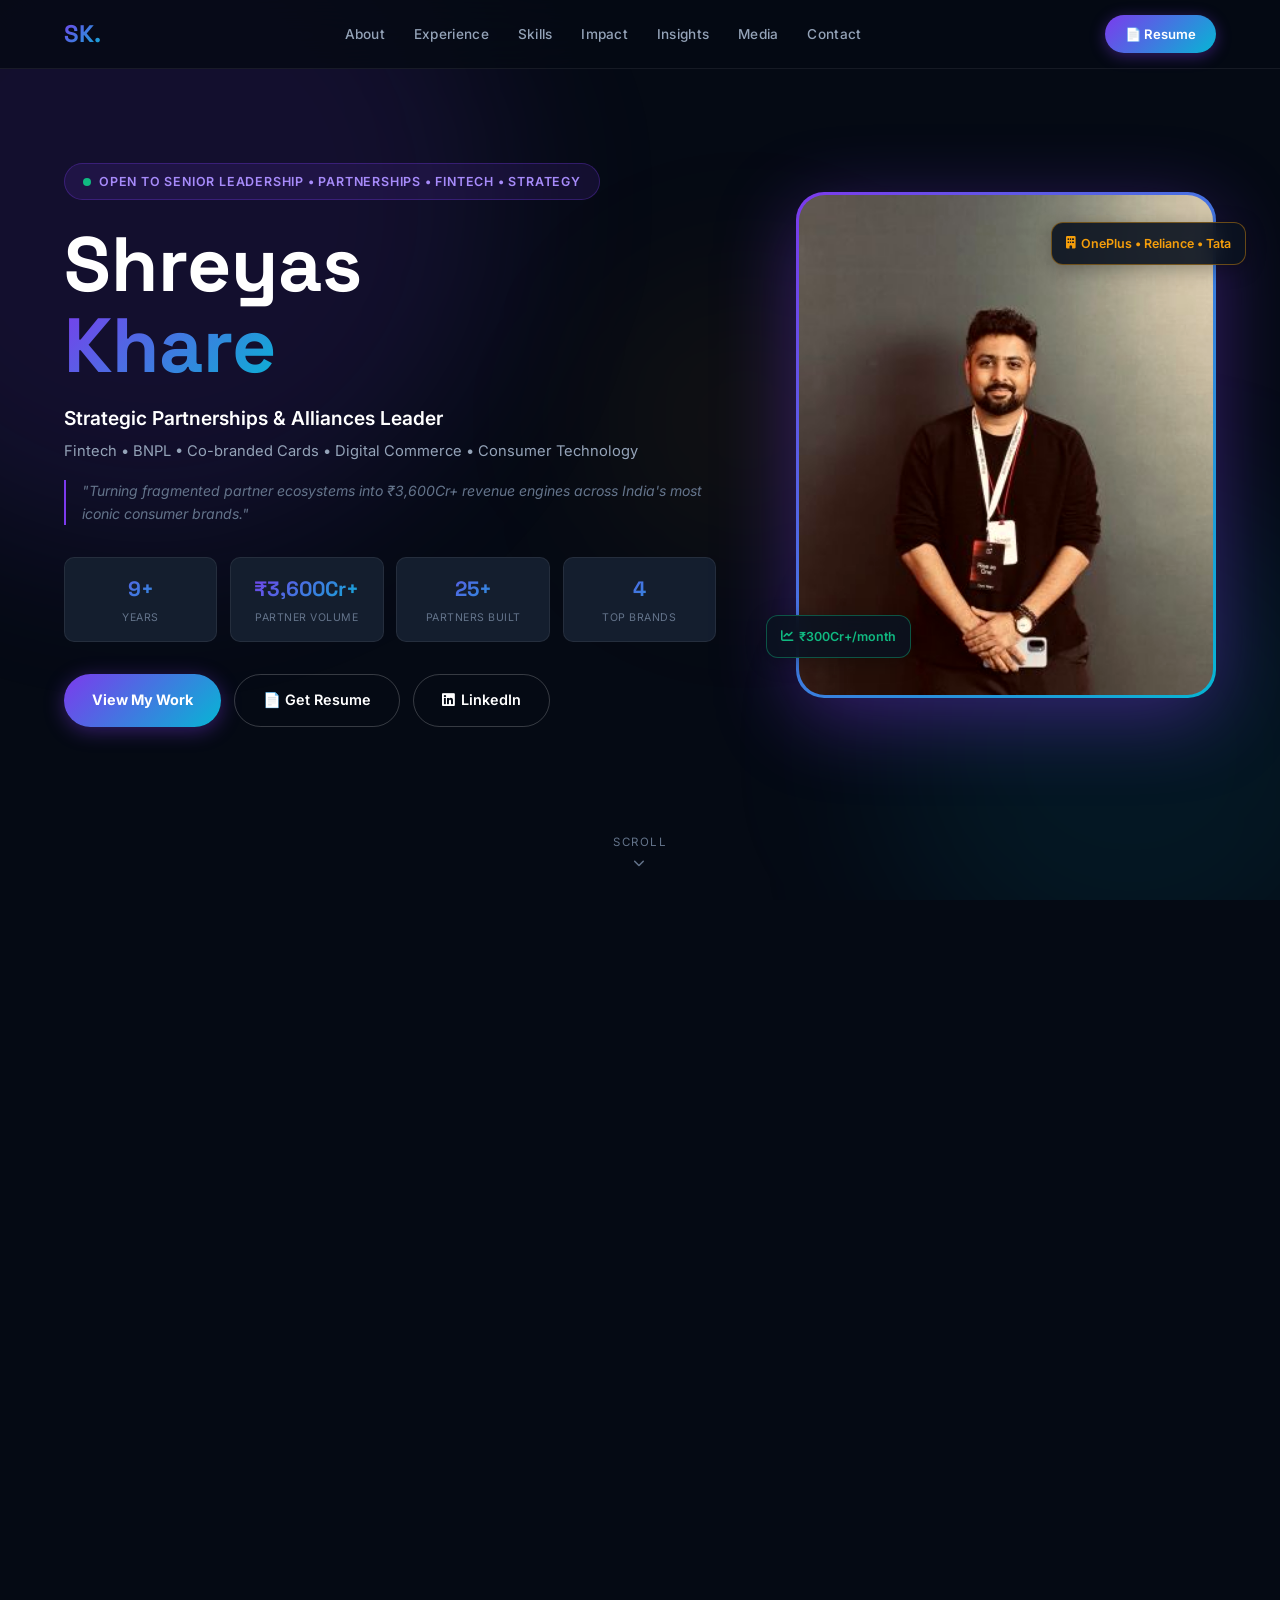
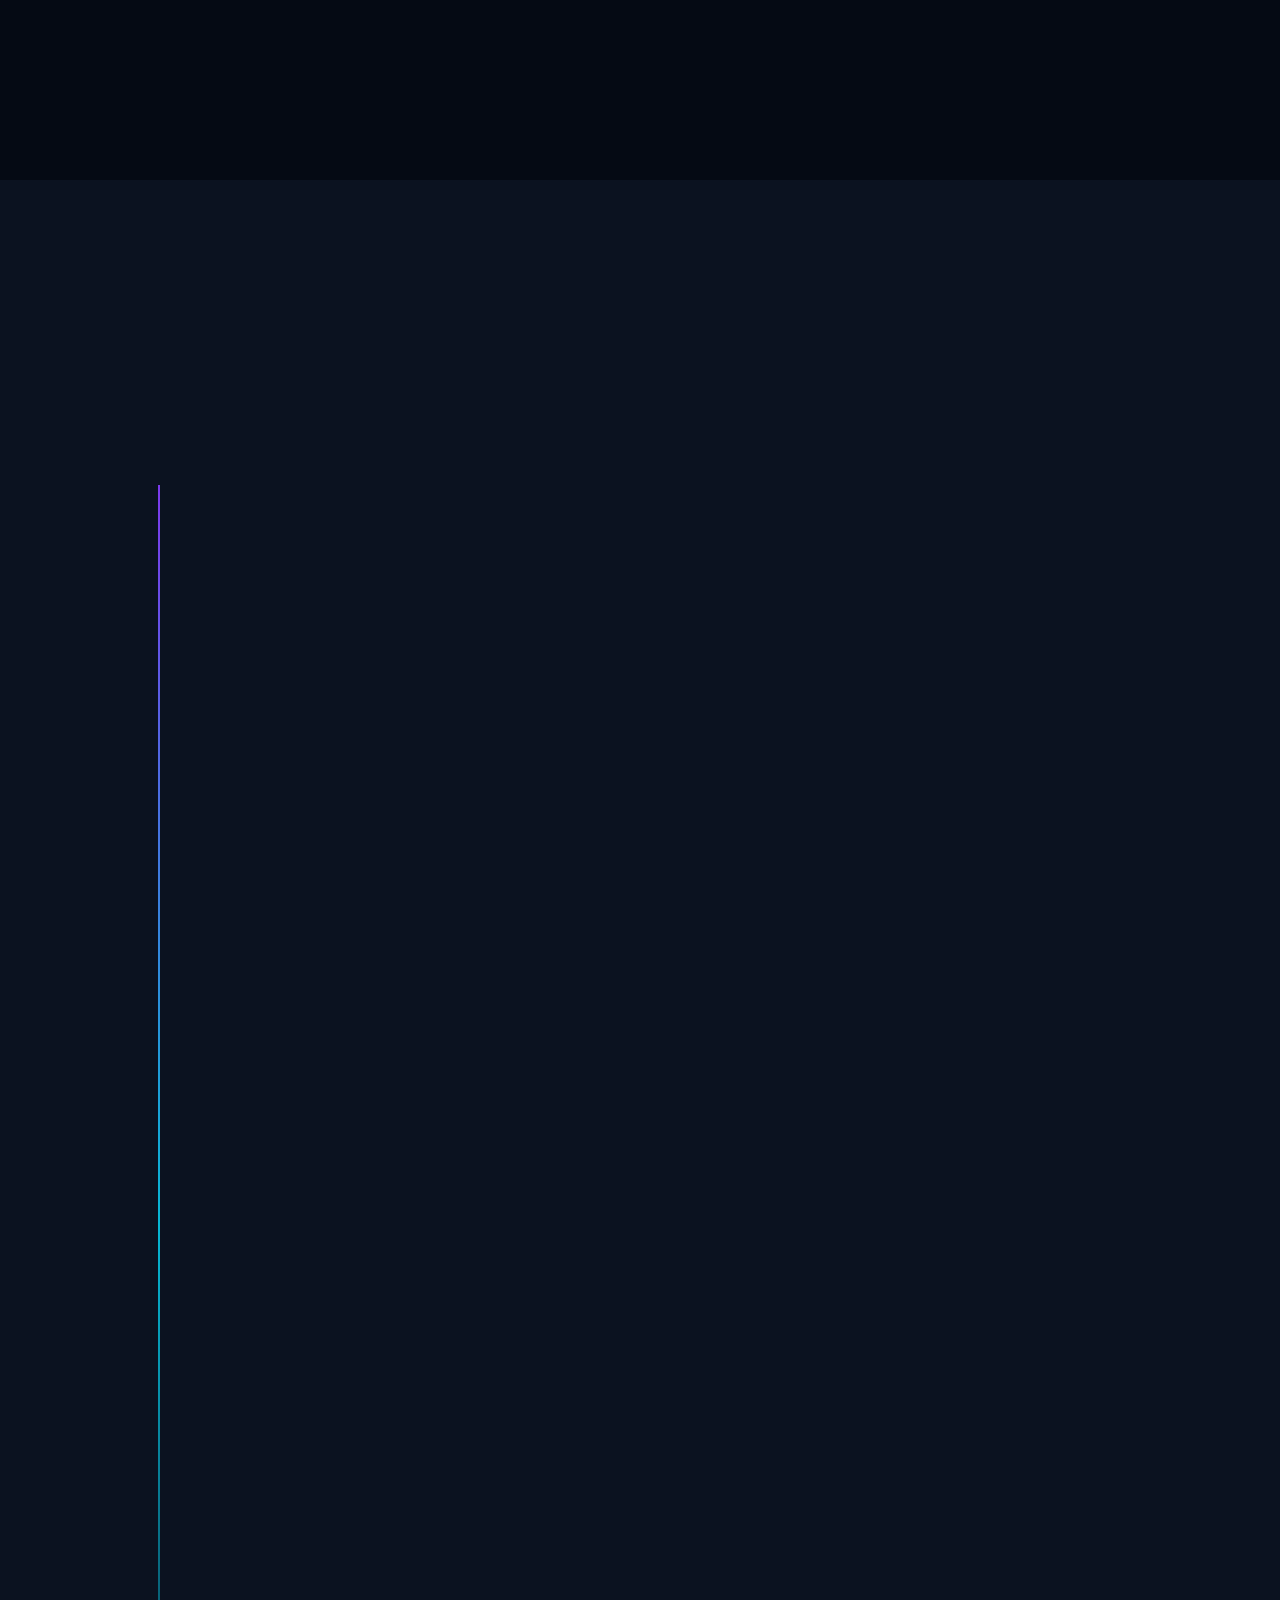
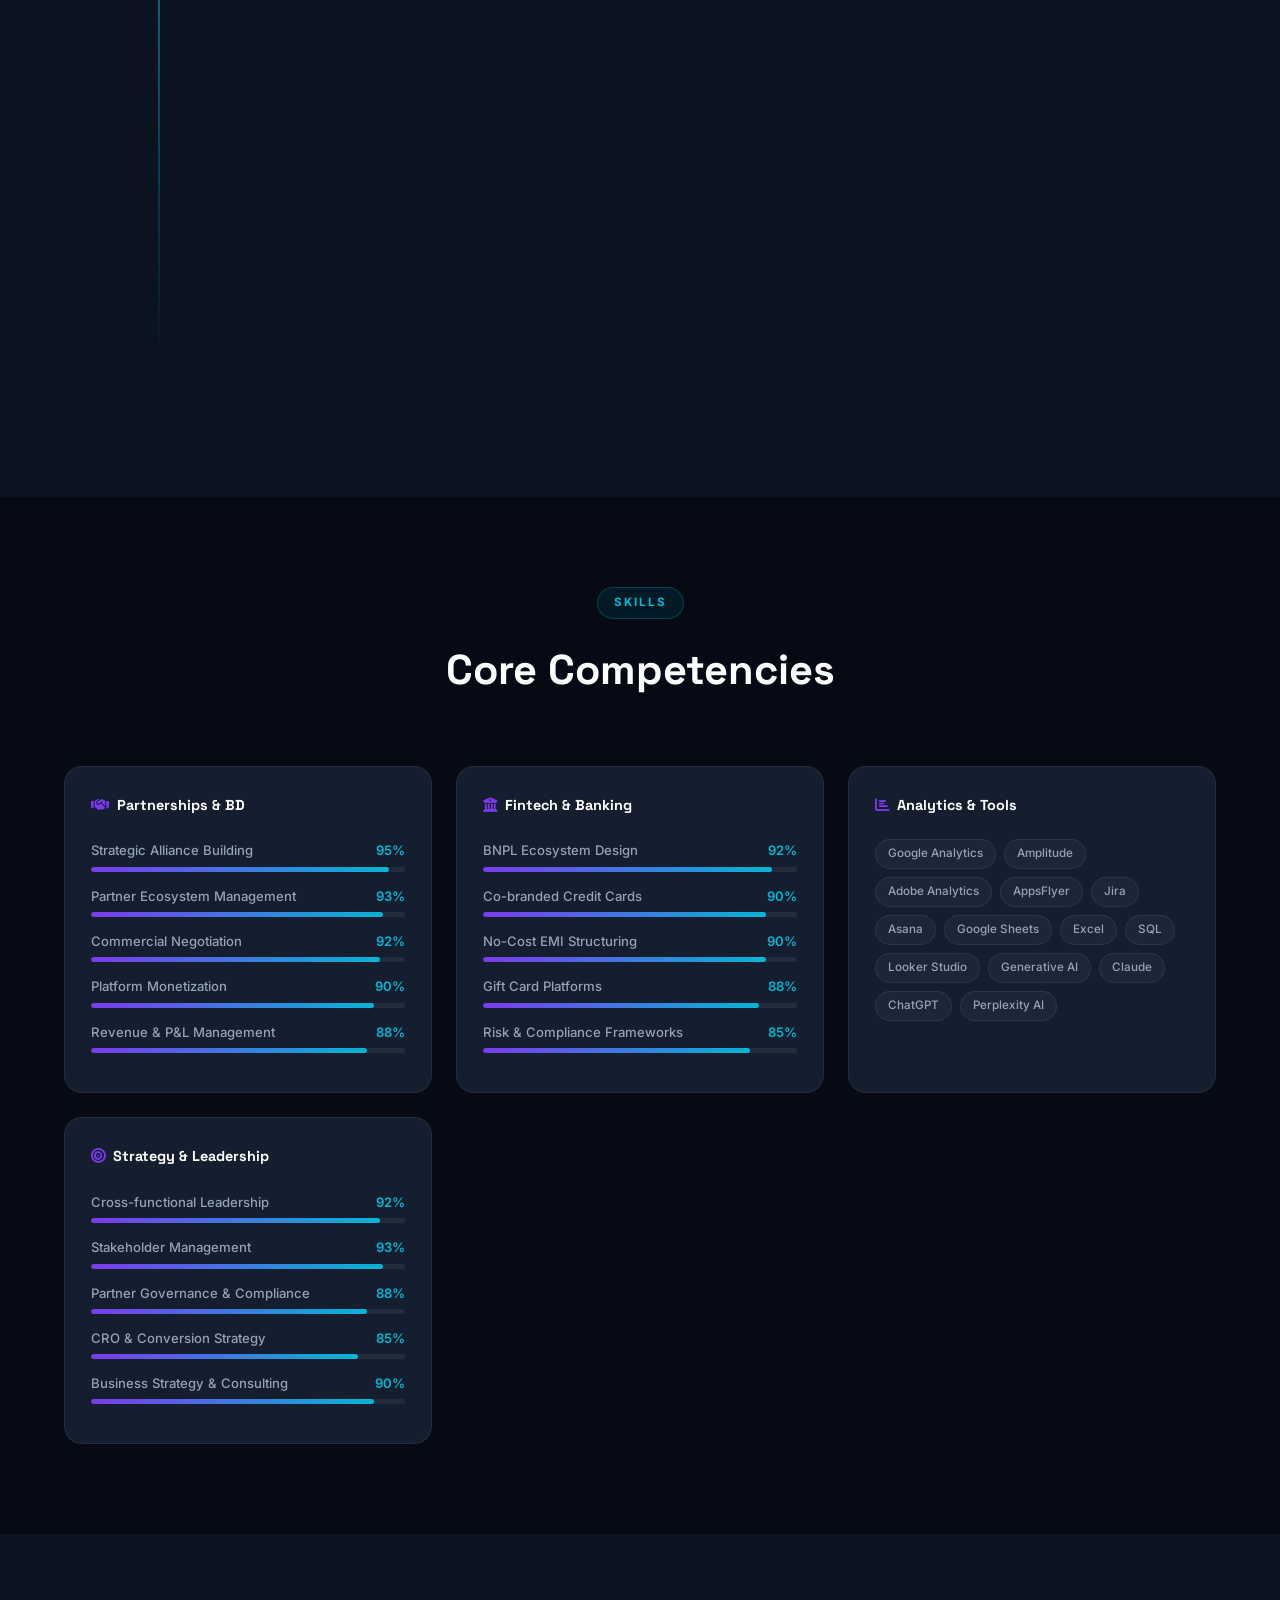
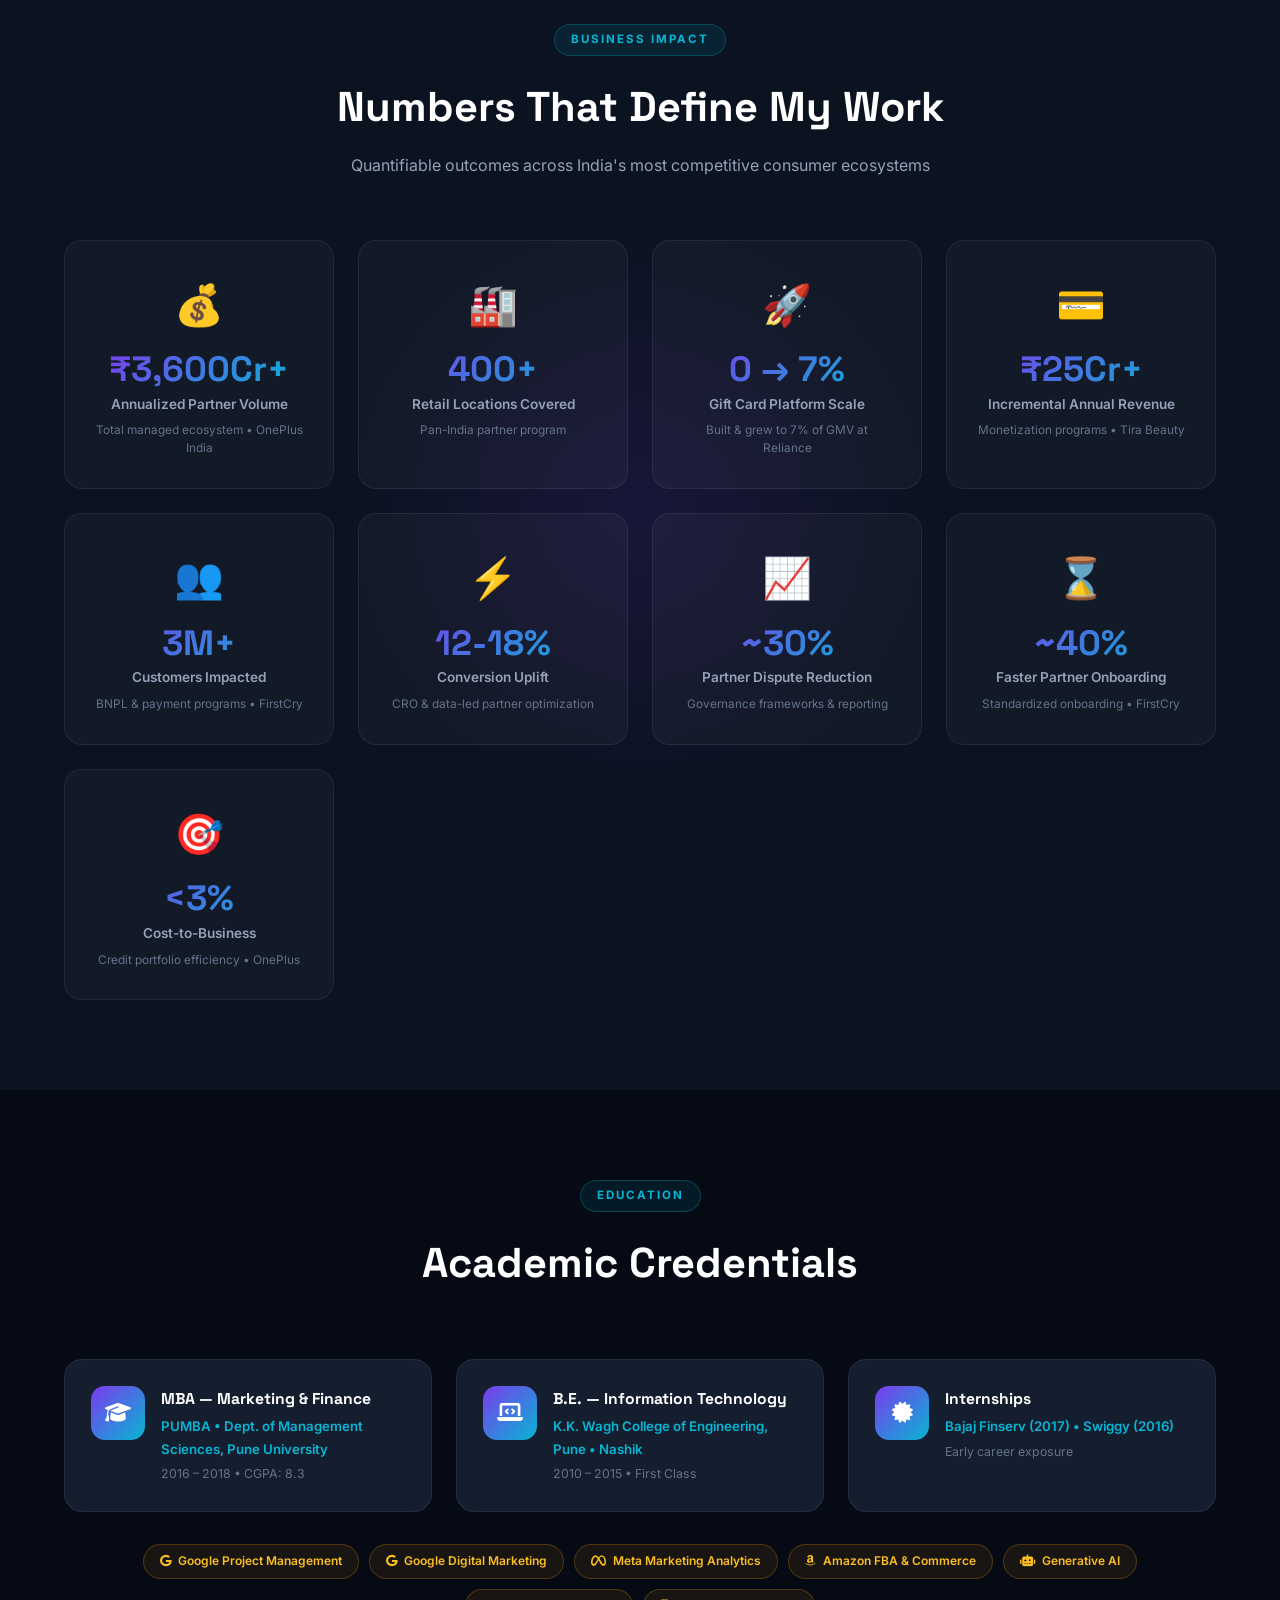
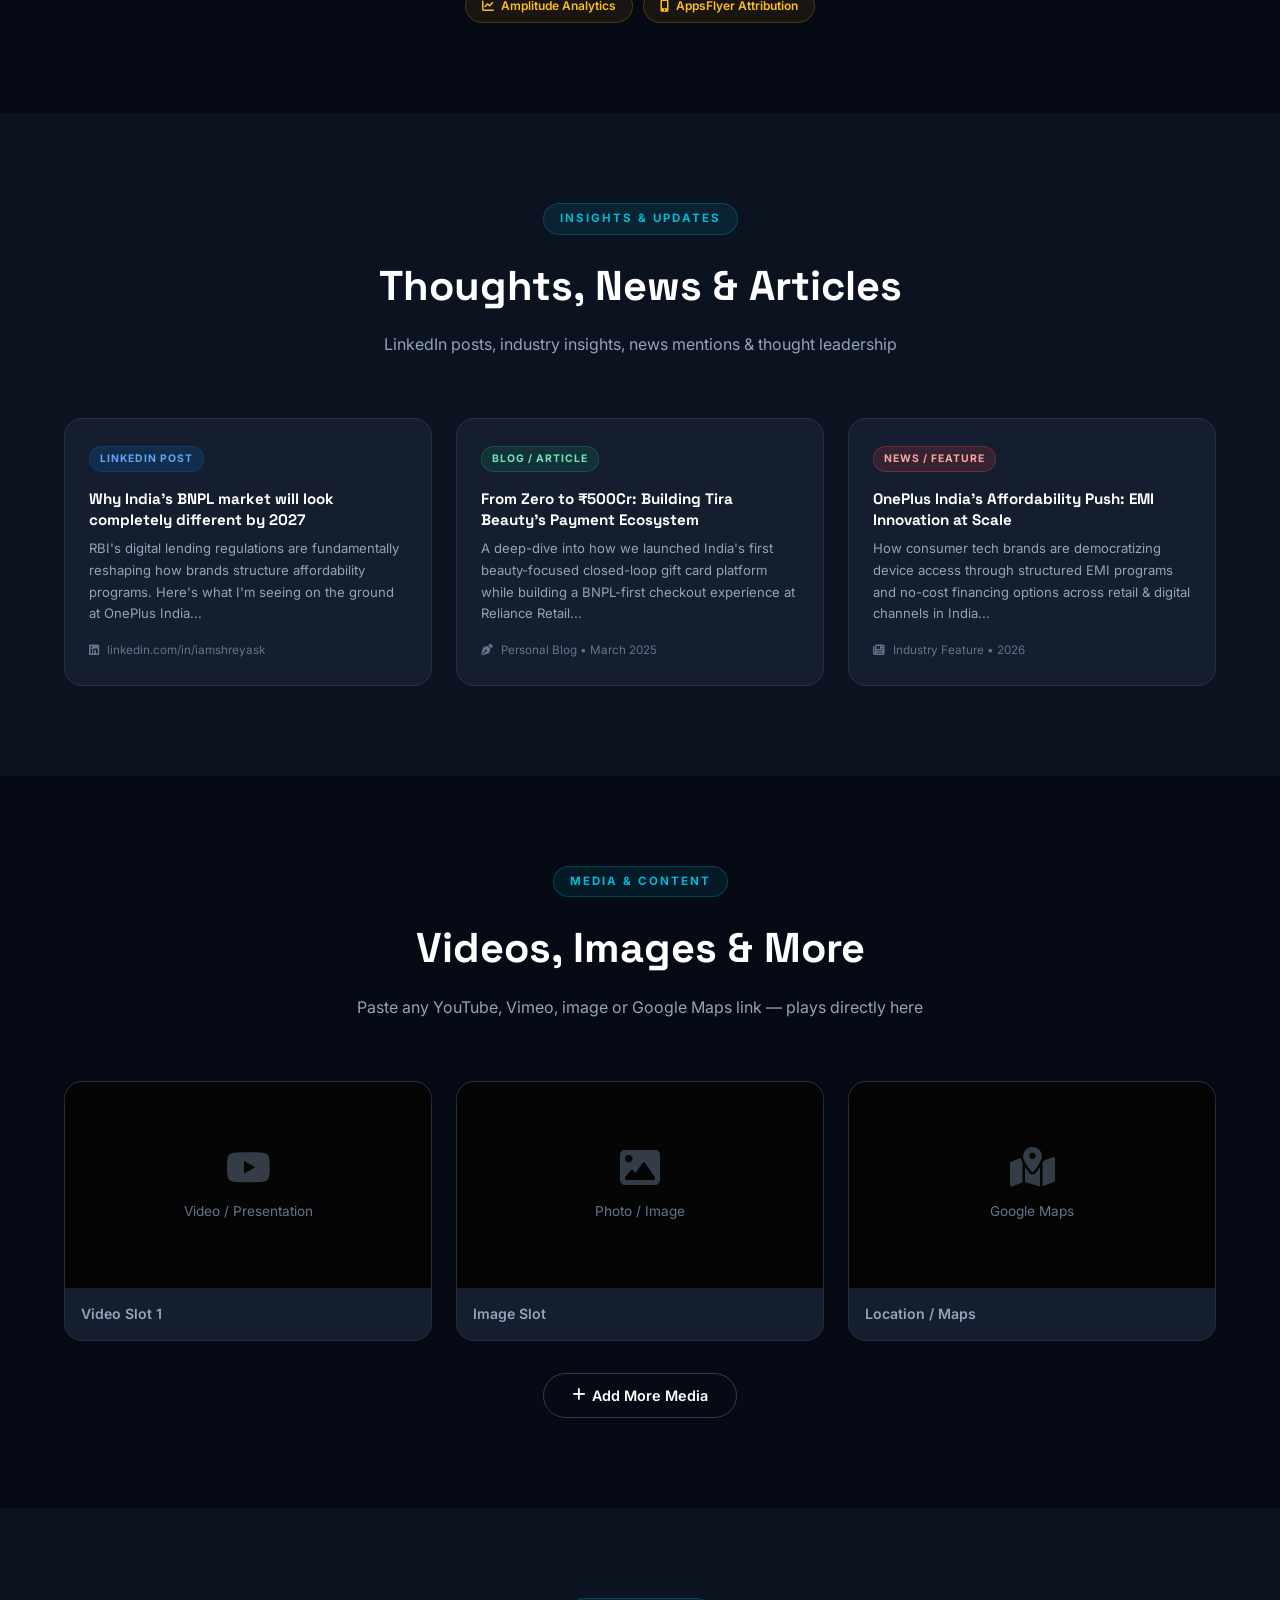
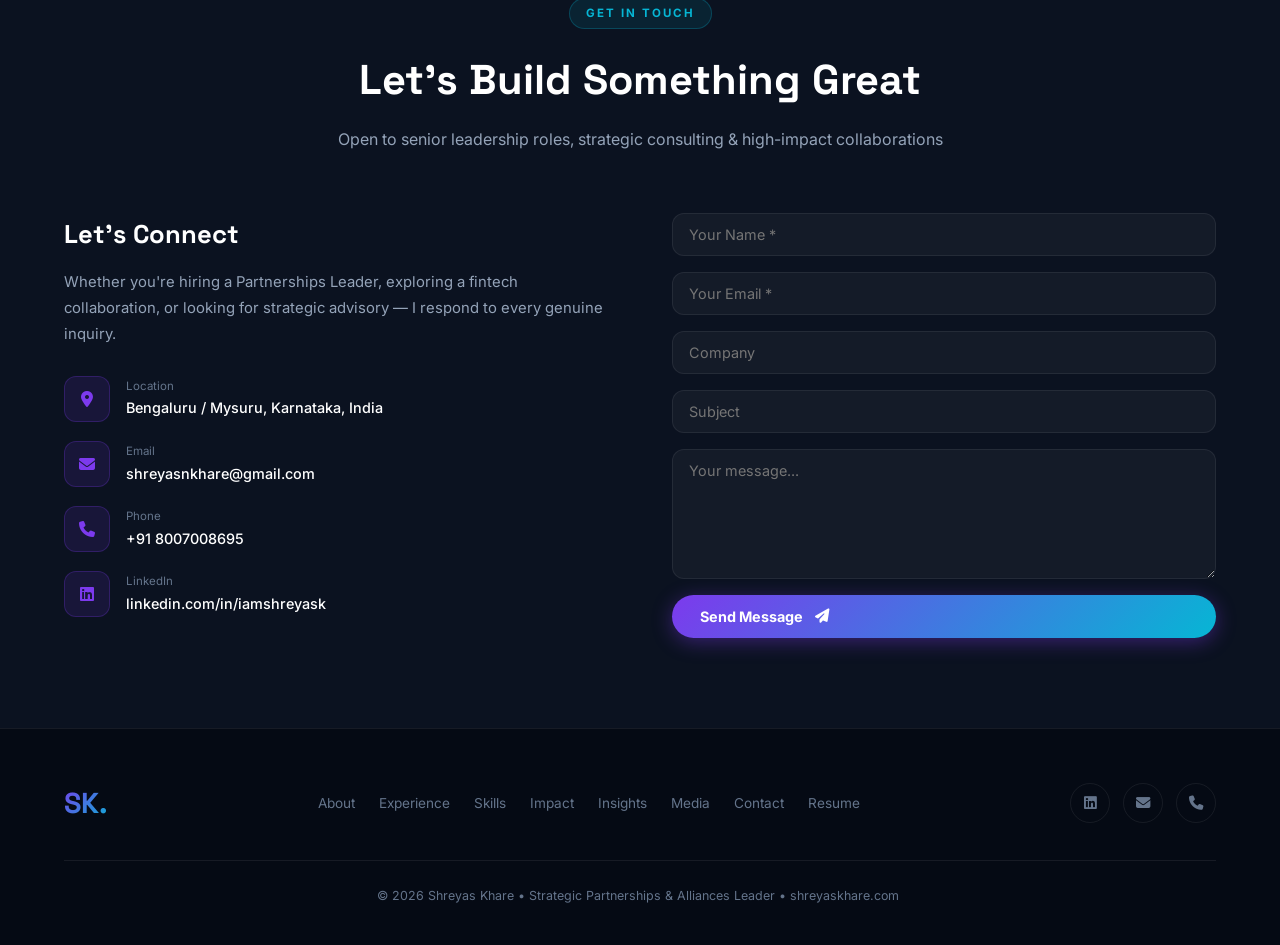
<file: index.html>
<!DOCTYPE html>
<html lang="en">
<head>
<script>
  // Handle Netlify Identity redirects
  if (window.location.hash) {
    var hash = window.location.hash;
    if (hash.includes('invite_token') || hash.includes('recovery_token') || hash.includes('confirmation_token')) {
      window.location.href = '/admin/' + hash;
    }
  }
</script>

<meta charset="UTF-8"/>
<meta name="viewport" content="width=device-width,initial-scale=1.0"/>
<title>Shreyas Khare | Strategic Partnerships Leader | BNPL · Co-branded Cards · Fintech · India</title>
<meta name="description" content="Shreyas Khare — Strategic Partnerships & Alliances Leader with 9+ years. Expert in BNPL, EMI, Co-branded Credit Cards, Fintech Ecosystem & Platform Monetization. Led 3600Cr+ partner volume across OnePlus, Tira Beauty Reliance, FirstCry & Tata Croma. MBA PUMBA."/>
<meta name="keywords" content="Shreyas Khare, Strategic Partnerships Leader India, Business Development Head, BNPL Expert India, Co-branded Credit Card Specialist, EMI Partnerships Manager, Fintech Ecosystem India, Platform Monetization, OnePlus India Partnerships, Tira Beauty Reliance Partnerships, FirstCry Partnerships, Tata Croma Alliances, Google Partnerships Manager India, Amazon Business Development, Meta Partnerships India, JP Morgan Alliance India, Goldman Sachs India, ICICI Bank Partnership, HDFC Bank Fintech, Axis Bank Partnerships, SBI Cards, Kotak Mahindra, Deloitte Strategy India, McKinsey Company India, BCG Boston Consulting Group, Accenture Strategy, KPMG Advisory, Ernst Young EY, PwC India, Visa Inc India, Mastercard India, American Express India, Razorpay, PhonePe, Paytm, Juspay, Gift Card Platform India, Qwikcilver, Revenue Growth India, Commercial Structuring, Partner Governance, Digital Commerce Partnerships, Omnichannel Retail India, Payments India, Fintech India 2026, Partnerships Head India, Director Business Development India, MBA PUMBA Pune, Strategic Alliances India"/>
<meta name="author" content="Shreyas Khare"/>
<meta name="robots" content="index, follow, max-snippet:-1, max-image-preview:large, max-video-preview:-1"/>
<link rel="canonical" href="https://shreyaskhare.com/"/>
<meta property="og:type" content="profile"/>
<meta property="og:title" content="Shreyas Khare | Strategic Partnerships & Fintech Leader"/>
<meta property="og:description" content="9+ years at OnePlus, Tira Beauty Reliance, FirstCry, Tata Croma. Expert in BNPL, Co-branded Cards, EMI, Platform Monetization. MBA PUMBA."/>
<meta property="og:url" content="https://shreyaskhare.com/"/>
<meta property="og:image" content="https://shreyaskhare.com/assets/img/shreyas-khare.jpg"/>
<meta property="og:site_name" content="Shreyas Khare"/>
<meta name="twitter:card" content="summary_large_image"/>
<meta name="twitter:title" content="Shreyas Khare | Strategic Partnerships Leader India"/>
<meta name="twitter:description" content="9+ yrs | 3600Cr+ partner vol | BNPL, EMI, Co-branded Cards | OnePlus Reliance FirstCry Tata Croma"/>
<meta name="twitter:image" content="https://shreyaskhare.com/assets/img/shreyas-khare.jpg"/>
<script type="application/ld+json">
{
  "@context": "https://schema.org",
  "@type": "Person",
  "name": "Shreyas Khare",
  "jobTitle": "Strategic Partnerships & Alliances Leader",
  "description": "Strategic Partnerships Leader with 9+ years in BNPL, Co-branded Credit Cards, EMI Ecosystems, Fintech & Digital Commerce.",
  "email": "shreyasnkhare@gmail.com",
  "telephone": "+91-8007008695",
  "url": "https://shreyaskhare.com",
  "image": "https://shreyaskhare.com/assets/img/shreyas-khare.jpg",
  "sameAs": ["https://linkedin.com/in/iamshreyask"],
  "address": {"@type":"PostalAddress","addressLocality":"Bengaluru","addressRegion":"Karnataka","addressCountry":"IN"},
  "alumniOf": [
    {"@type":"EducationalOrganization","name":"PUMBA University of Pune","description":"MBA Marketing Finance CGPA 8.3"},
    {"@type":"EducationalOrganization","name":"K.K. Wagh College of Engineering Pune","description":"B.E. Information Technology"}
  ],
  "worksFor": {"@type":"Organization","name":"OnePlus India"},
  "knowsAbout": ["Strategic Partnerships","BNPL","EMI","Co-branded Credit Cards","Fintech","Digital Commerce","Platform Monetization","Partner Governance","Revenue Growth","P&L Management","Gift Card Platforms","CRO","Omnichannel Retail"]
}
</script>
<link rel="preconnect" href="https://fonts.googleapis.com"/>
<link rel="preconnect" href="https://fonts.gstatic.com" crossorigin/>
<link href="https://fonts.googleapis.com/css2?family=Inter:wght@300;400;500;600;700;800;900&family=Space+Grotesk:wght@400;500;600;700;800&display=swap" rel="stylesheet"/>
<link rel="stylesheet" href="https://cdnjs.cloudflare.com/ajax/libs/font-awesome/6.5.0/css/all.min.css"/>
<link rel="stylesheet" href="style.css"/>
<link rel="icon" href="data:image/svg+xml,<svg xmlns='http://www.w3.org/2000/svg' viewBox='0 0 100 100'><rect width='100' height='100' rx='20' fill='%237c3aed'/><text x='50%' y='55%' dominant-baseline='middle' text-anchor='middle' font-size='52' font-weight='800' font-family='Arial' fill='white'>SK</text></svg>"/>
</head>
<body>

<div class="cursor-glow" id="cursorGlow"></div>
<div class="page-loader" id="pageLoader">
  <div class="loader-inner">
    <div class="loader-logo">SK.</div>
    <div class="loader-bar"><div class="loader-fill"></div></div>
    <div class="loader-text">shreyaskhare.com</div>
  </div>
</div>

<nav id="navbar">
  <div class="nav-inner">
    <a href="#hero" class="nav-logo">SK.</a>
    <ul class="nav-links">
      <li><a href="#about">About</a></li>
      <li><a href="#experience">Experience</a></li>
      <li><a href="#skills">Skills</a></li>
      <li><a href="#achievements">Impact</a></li>
      <li><a href="#feed">Insights</a></li>
      <li><a href="#media">Media</a></li>
      <li><a href="#contact">Contact</a></li>
    </ul>
    <div class="nav-right">
      <a href="#" class="btn-nav-cta" onclick="openResumeModal(event)">&#128196; Resume</a>
      <button class="nav-hamburger" onclick="toggleNav()" aria-label="Menu">
        <span></span><span></span><span></span>
      </button>
    </div>
  </div>
</nav>

<section id="hero">
  <div class="hero-orb hero-orb1"></div>
  <div class="hero-orb hero-orb2"></div>
  <div class="hero-orb hero-orb3"></div>
  <div class="hero-grid container">
    <div class="hero-text">
      <div class="hero-badge"><span class="badge-dot"></span>Open to Senior Leadership &bull; Partnerships &bull; Fintech &bull; Strategy</div>
      <h1 class="hero-name"><span class="name-first">Shreyas</span><br/><span class="name-last">Khare</span></h1>
      <p class="hero-title">Strategic Partnerships &amp; Alliances Leader</p>
      <p class="hero-subtitle">Fintech &bull; BNPL &bull; Co-branded Cards &bull; Digital Commerce &bull; Consumer Technology</p>
      <p class="hero-tagline">"Turning fragmented partner ecosystems into &#8377;3,600Cr+ revenue engines across India's most iconic consumer brands."</p>
      <div class="hero-kpi">
        <div class="kpi-card"><div class="kpi-num">9+</div><div class="kpi-lbl">Years</div></div>
        <div class="kpi-card"><div class="kpi-num">&#8377;3,600Cr+</div><div class="kpi-lbl">Partner Volume</div></div>
        <div class="kpi-card"><div class="kpi-num">25+</div><div class="kpi-lbl">Partners Built</div></div>
        <div class="kpi-card"><div class="kpi-num">4</div><div class="kpi-lbl">Top Brands</div></div>
      </div>
      <div class="hero-btns">
        <a href="#experience" class="btn-primary">View My Work</a>
        <a href="#" class="btn-secondary" onclick="openResumeModal(event)">&#128196; Get Resume</a>
        <a href="https://linkedin.com/in/iamshreyask" target="_blank" rel="noopener" class="btn-secondary"><i class="fab fa-linkedin"></i> LinkedIn</a>
      </div>
    </div>
    <div class="hero-visual">
      <div class="hero-photo-wrap">
        <div class="hero-photo-ring">
          <img src="assets/img/shreyas-khare.jpg" alt="Shreyas Khare Strategic Partnerships Leader India" class="hero-photo"/>
        </div>
        <div class="hero-float-badge hfb-left"><i class="fas fa-chart-line"></i> &#8377;300Cr+/month</div>
        <div class="hero-float-badge hfb-right"><i class="fas fa-building"></i> OnePlus &bull; Reliance &bull; Tata</div>
      </div>
    </div>
  </div>
  <div class="hero-scroll-hint"><span>Scroll</span><i class="fas fa-chevron-down"></i></div>
</section>

<div class="ticker-section">
  <div class="ticker-label">Sought By &amp; Relevant For — Top Global &amp; Indian Companies</div>
  <div class="ticker-outer"><div class="ticker-track">
    <span class="t-item">Google</span><span class="t-item">Amazon</span><span class="t-item">Meta</span><span class="t-item">Microsoft</span><span class="t-item">Apple</span><span class="t-item">JP Morgan</span><span class="t-item">Goldman Sachs</span><span class="t-item">Bank of America</span><span class="t-item">Citi</span><span class="t-item">HSBC</span><span class="t-item">ICICI Bank</span><span class="t-item">HDFC Bank</span><span class="t-item">Axis Bank</span><span class="t-item">SBI Cards</span><span class="t-item">Kotak Mahindra</span><span class="t-item">Deloitte</span><span class="t-item">McKinsey</span><span class="t-item">BCG</span><span class="t-item">Accenture</span><span class="t-item">KPMG</span><span class="t-item">EY</span><span class="t-item">PwC</span><span class="t-item">Visa</span><span class="t-item">Mastercard</span><span class="t-item">Amex</span><span class="t-item">Razorpay</span><span class="t-item">PhonePe</span><span class="t-item">Paytm</span><span class="t-item">Flipkart</span><span class="t-item">Reliance Retail</span><span class="t-item">Tata Group</span><span class="t-item">Walmart</span><span class="t-item">Samsung</span><span class="t-item">Salesforce</span><span class="t-item">Stripe</span><span class="t-item">Juspay</span><span class="t-item">CRED</span><span class="t-item">Swiggy</span><span class="t-item">Zomato</span>
    <span class="t-item">Google</span><span class="t-item">Amazon</span><span class="t-item">Meta</span><span class="t-item">Microsoft</span><span class="t-item">Apple</span><span class="t-item">JP Morgan</span><span class="t-item">Goldman Sachs</span><span class="t-item">Bank of America</span><span class="t-item">Citi</span><span class="t-item">HSBC</span><span class="t-item">ICICI Bank</span><span class="t-item">HDFC Bank</span><span class="t-item">Axis Bank</span><span class="t-item">SBI Cards</span><span class="t-item">Kotak Mahindra</span><span class="t-item">Deloitte</span><span class="t-item">McKinsey</span><span class="t-item">BCG</span><span class="t-item">Accenture</span><span class="t-item">KPMG</span><span class="t-item">EY</span><span class="t-item">PwC</span><span class="t-item">Visa</span><span class="t-item">Mastercard</span><span class="t-item">Amex</span><span class="t-item">Razorpay</span><span class="t-item">PhonePe</span><span class="t-item">Paytm</span><span class="t-item">Flipkart</span><span class="t-item">Reliance Retail</span><span class="t-item">Tata Group</span><span class="t-item">Walmart</span><span class="t-item">Samsung</span><span class="t-item">Salesforce</span><span class="t-item">Stripe</span><span class="t-item">Juspay</span><span class="t-item">CRED</span><span class="t-item">Swiggy</span><span class="t-item">Zomato</span>
  </div></div>
</div>

<section id="about" class="section-light">
  <div class="container">
    <div class="section-header reveal"><span class="stag">About Me</span><h2 class="stitle">Building Ecosystems That Move Billions</h2></div>
    <div class="about-grid">
      <div class="reveal-left">
        <p class="about-p">I am a <strong>Strategic Partnerships &amp; Alliances Leader</strong> with 9+ years turning complex commercial relationships into scalable, revenue-generating platforms across consumer technology, fintech, and digital commerce.</p>
        <p class="about-p">My career spans India's most recognized brands: <strong>OnePlus</strong>, <strong>Tira Beauty by Reliance Retail</strong>, <strong>FirstCry</strong>, and <strong>Tata Croma</strong>. I have built from 0 to 1 — Gift Card platforms, Co-branded Credit Card programs, BNPL infrastructure — and scaled each into a core business driver.</p>
        <p class="about-p">I bridge <strong>commercial strategy with operational execution</strong>. I don't just sign partnerships — I build governance frameworks, drive compliance, manage P&amp;L, and ensure sustained partner value. Fluent in the language of banks, fintechs, marketplaces, product teams, and C-suites.</p>
        <div class="chip-wrap">
          <span class="chip">Strategic Alliances</span><span class="chip">BNPL &amp; EMI</span><span class="chip">Co-branded Cards</span><span class="chip">Fintech Ecosystem</span><span class="chip">Platform Monetization</span><span class="chip">Partner Governance</span><span class="chip">Commercial Structuring</span><span class="chip">P&amp;L Management</span><span class="chip">Digital Commerce</span><span class="chip">Omnichannel Retail</span><span class="chip">CRO &amp; Conversion</span><span class="chip">Revenue Growth</span>
        </div>
      </div>
      <div class="about-impact-grid reveal-right">
        <div class="icard"><div class="icard-icon">&#128176;</div><div class="icard-val">&#8377;3,600Cr+</div><div class="icard-desc">Annualized ecosystem volume &bull; OnePlus India</div></div>
        <div class="icard"><div class="icard-icon">&#128200;</div><div class="icard-val">&#8377;500Cr+</div><div class="icard-desc">GMV via financing partnerships &bull; Tira Beauty</div></div>
        <div class="icard"><div class="icard-icon">&#128100;</div><div class="icard-val">&#8377;1,000Cr+</div><div class="icard-desc">BNPL volume &bull; 3M+ customers &bull; FirstCry</div></div>
        <div class="icard"><div class="icard-icon">&#127873;</div><div class="icard-val">0 &rarr; 7%</div><div class="icard-desc">Gift Card platform &bull; Reliance Retail</div></div>
        <div class="icard"><div class="icard-icon">&#9889;</div><div class="icard-val">12-18%</div><div class="icard-desc">Conversion uplift via CRO &amp; partner programs</div></div>
        <div class="icard"><div class="icard-icon">&#128179;</div><div class="icard-val">&#8377;25Cr+</div><div class="icard-desc">Incremental annual revenue &bull; monetization</div></div>
      </div>
    </div>
  </div>
</section>

<section id="experience" class="section-dark">
  <div class="container">
    <div class="section-header reveal"><span class="stag">Experience</span><h2 class="stitle">Career Journey</h2><p class="ssub">9+ years across India's most iconic consumer, retail &amp; fintech brands</p></div>
    <div class="timeline">

      <div class="tl-item reveal">
        <div class="tl-dot"></div>
        <div class="tl-card">
          <div class="tl-header">
            <div><div class="tl-role">Lead — Affordability Partnerships &amp; Alliances</div><div class="tl-company">OnePlus India &bull; Bengaluru</div></div>
            <span class="tl-period">Sep 2025 – Present</span>
          </div>
          <ul class="tl-bullets">
            <li>Lead a <strong>&#8377;300+ Cr/month partner ecosystem</strong> across banks, fintechs, marketplaces, and 400+ retail locations pan-India.</li>
            <li>Built and scaled <strong>EMI, BNPL, Exchange &amp; Easy Upgrade programs</strong> to improve consumer affordability and device upgrades.</li>
            <li>Handle commercial negotiations, funding structures, compliance alignment with all financial partners.</li>
            <li>Manage credit exposure portfolio with <strong>&lt;3% effective cost-to-business</strong> — a key P&amp;L efficiency metric.</li>
            <li>Built CXO-level performance dashboards &amp; partner governance frameworks.</li>
          </ul>
          <div class="tl-tags"><span>BNPL</span><span>EMI</span><span>Co-branded Cards</span><span>Banking Partnerships</span><span>P&amp;L Management</span><span>Consumer Tech</span></div>
        </div>
      </div>

      <div class="tl-item reveal">
        <div class="tl-dot"></div>
        <div class="tl-card">
          <div class="tl-header">
            <div><div class="tl-role">Senior Manager — Partnerships</div><div class="tl-company">Tira Beauty (Reliance Retail) &bull; Mumbai</div></div>
            <span class="tl-period">Sep 2023 – Sep 2025</span>
          </div>
          <ul class="tl-bullets">
            <li>Built payments &amp; financing partnerships contributing ~20% prepaid volume and <strong>&#8377;500+ Cr annual GMV</strong>.</li>
            <li>Launched closed-loop <strong>Gift Card platform with Qwikcilver</strong> from 0 to 1 — scaled to ~7% of total business in 12 months.</li>
            <li>Integrated BNPL and No-Cost EMI; led CRO projects improving checkout conversion by 12-18%.</li>
            <li>Created <strong>monetization programs generating &#8377;25+ Cr incremental annual revenue</strong>.</li>
          </ul>
          <div class="tl-tags"><span>Gift Card Platform</span><span>BNPL</span><span>No-Cost EMI</span><span>Monetization</span><span>CRO</span><span>D2C</span><span>Reliance</span></div>
        </div>
      </div>

      <div class="tl-item reveal">
        <div class="tl-dot"></div>
        <div class="tl-card">
          <div class="tl-header">
            <div><div class="tl-role">Manager — Partnerships &amp; Alliances</div><div class="tl-company">FirstCry (Brainbees Solutions) &bull; Pune</div></div>
            <span class="tl-period">Mar 2022 – Sep 2023</span>
          </div>
          <ul class="tl-bullets">
            <li>Led payment &amp; BNPL programs impacting <strong>3M+ customers and &#8377;1,000+ Cr annual volume</strong>.</li>
            <li>Designed revenue-sharing &amp; risk frameworks with banking/NBFC partners.</li>
            <li>Reduced partner onboarding time by <strong>~40%</strong> through standardized processes and SLA templates.</li>
          </ul>
          <div class="tl-tags"><span>BNPL</span><span>Payments</span><span>Banking</span><span>Revenue Sharing</span><span>Risk Frameworks</span><span>Omnichannel</span></div>
        </div>
      </div>

      <div class="tl-item reveal">
        <div class="tl-dot"></div>
        <div class="tl-card">
          <div class="tl-header">
            <div><div class="tl-role">Manager — Strategic Alliances</div><div class="tl-company">Tata Croma (Infiniti Retail) &bull; Mumbai</div></div>
            <span class="tl-period">Apr 2018 – Mar 2022</span>
          </div>
          <ul class="tl-bullets">
            <li>Managed <strong>12+ bank &amp; fintech partnerships</strong> across physical stores and e-commerce.</li>
            <li>Delivered <strong>&#8377;100+ Cr festive-season business</strong> through structured financing, exchange offers &amp; OEM bundles.</li>
            <li>Drove increased AOV &amp; attach rate via OEM relationships and value-added services.</li>
          </ul>
          <div class="tl-tags"><span>Strategic Alliances</span><span>EMI</span><span>Banking</span><span>OEM Partnerships</span><span>Retail</span><span>Tata Group</span></div>
        </div>
      </div>

      <div class="tl-item reveal">
        <div class="tl-dot"></div>
        <div class="tl-card">
          <div class="tl-header">
            <div><div class="tl-role">Founder</div><div class="tl-company">Alive Technologies &amp; Solutions &bull; Nashik</div></div>
            <span class="tl-period">Feb 2015 – Aug 2016</span>
          </div>
          <ul class="tl-bullets">
            <li>Built &amp; ran a digital services agency for SME clients — e-commerce, digital marketing &amp; growth solutions.</li>
          </ul>
          <div class="tl-tags"><span>Entrepreneurship</span><span>Digital Services</span><span>SME Growth</span></div>
        </div>
      </div>

    </div>
  </div>
</section>

<section id="skills" class="section-light">
  <div class="container">
    <div class="section-header reveal"><span class="stag">Skills</span><h2 class="stitle">Core Competencies</h2></div>
    <div class="skills-grid">
      <div class="skill-card reveal">
        <div class="skill-card-title"><i class="fas fa-handshake"></i> Partnerships &amp; BD</div>
        <div class="srow"><div class="smeta"><span>Strategic Alliance Building</span><span>95%</span></div><div class="sbar"><div class="sfill" data-w="95"></div></div></div>
        <div class="srow"><div class="smeta"><span>Partner Ecosystem Management</span><span>93%</span></div><div class="sbar"><div class="sfill" data-w="93"></div></div></div>
        <div class="srow"><div class="smeta"><span>Commercial Negotiation</span><span>92%</span></div><div class="sbar"><div class="sfill" data-w="92"></div></div></div>
        <div class="srow"><div class="smeta"><span>Platform Monetization</span><span>90%</span></div><div class="sbar"><div class="sfill" data-w="90"></div></div></div>
        <div class="srow"><div class="smeta"><span>Revenue &amp; P&amp;L Management</span><span>88%</span></div><div class="sbar"><div class="sfill" data-w="88"></div></div></div>
      </div>
      <div class="skill-card reveal">
        <div class="skill-card-title"><i class="fas fa-university"></i> Fintech &amp; Banking</div>
        <div class="srow"><div class="smeta"><span>BNPL Ecosystem Design</span><span>92%</span></div><div class="sbar"><div class="sfill" data-w="92"></div></div></div>
        <div class="srow"><div class="smeta"><span>Co-branded Credit Cards</span><span>90%</span></div><div class="sbar"><div class="sfill" data-w="90"></div></div></div>
        <div class="srow"><div class="smeta"><span>No-Cost EMI Structuring</span><span>90%</span></div><div class="sbar"><div class="sfill" data-w="90"></div></div></div>
        <div class="srow"><div class="smeta"><span>Gift Card Platforms</span><span>88%</span></div><div class="sbar"><div class="sfill" data-w="88"></div></div></div>
        <div class="srow"><div class="smeta"><span>Risk &amp; Compliance Frameworks</span><span>85%</span></div><div class="sbar"><div class="sfill" data-w="85"></div></div></div>
      </div>
      <div class="skill-card reveal">
        <div class="skill-card-title"><i class="fas fa-chart-bar"></i> Analytics &amp; Tools</div>
        <div class="tools-wrap">
          <span class="ttag">Google Analytics</span><span class="ttag">Amplitude</span><span class="ttag">Adobe Analytics</span><span class="ttag">AppsFlyer</span><span class="ttag">Jira</span><span class="ttag">Asana</span><span class="ttag">Google Sheets</span><span class="ttag">Excel</span><span class="ttag">SQL</span><span class="ttag">Looker Studio</span><span class="ttag">Generative AI</span><span class="ttag">Claude</span><span class="ttag">ChatGPT</span><span class="ttag">Perplexity AI</span>
        </div>
      </div>
      <div class="skill-card reveal">
        <div class="skill-card-title"><i class="fas fa-bullseye"></i> Strategy &amp; Leadership</div>
        <div class="srow"><div class="smeta"><span>Cross-functional Leadership</span><span>92%</span></div><div class="sbar"><div class="sfill" data-w="92"></div></div></div>
        <div class="srow"><div class="smeta"><span>Stakeholder Management</span><span>93%</span></div><div class="sbar"><div class="sfill" data-w="93"></div></div></div>
        <div class="srow"><div class="smeta"><span>Partner Governance &amp; Compliance</span><span>88%</span></div><div class="sbar"><div class="sfill" data-w="88"></div></div></div>
        <div class="srow"><div class="smeta"><span>CRO &amp; Conversion Strategy</span><span>85%</span></div><div class="sbar"><div class="sfill" data-w="85"></div></div></div>
        <div class="srow"><div class="smeta"><span>Business Strategy &amp; Consulting</span><span>90%</span></div><div class="sbar"><div class="sfill" data-w="90"></div></div></div>
      </div>
    </div>
  </div>
</section>

<section id="achievements" class="section-dark achievements-section">
  <div class="ach-glow"></div>
  <div class="container" style="position:relative;z-index:2">
    <div class="section-header reveal"><span class="stag">Business Impact</span><h2 class="stitle">Numbers That Define My Work</h2><p class="ssub">Quantifiable outcomes across India's most competitive consumer ecosystems</p></div>
    <div class="ach-grid">
      <div class="ach-card reveal"><span class="ach-em">&#128176;</span><div class="ach-num">&#8377;3,600Cr+</div><div class="ach-lbl">Annualized Partner Volume</div><div class="ach-note">Total managed ecosystem &bull; OnePlus India</div></div>
      <div class="ach-card reveal"><span class="ach-em">&#127981;</span><div class="ach-num">400+</div><div class="ach-lbl">Retail Locations Covered</div><div class="ach-note">Pan-India partner program</div></div>
      <div class="ach-card reveal"><span class="ach-em">&#128640;</span><div class="ach-num">0 &rarr; 7%</div><div class="ach-lbl">Gift Card Platform Scale</div><div class="ach-note">Built &amp; grew to 7% of GMV at Reliance</div></div>
      <div class="ach-card reveal"><span class="ach-em">&#128179;</span><div class="ach-num">&#8377;25Cr+</div><div class="ach-lbl">Incremental Annual Revenue</div><div class="ach-note">Monetization programs &bull; Tira Beauty</div></div>
      <div class="ach-card reveal"><span class="ach-em">&#128101;</span><div class="ach-num">3M+</div><div class="ach-lbl">Customers Impacted</div><div class="ach-note">BNPL &amp; payment programs &bull; FirstCry</div></div>
      <div class="ach-card reveal"><span class="ach-em">&#9889;</span><div class="ach-num">12-18%</div><div class="ach-lbl">Conversion Uplift</div><div class="ach-note">CRO &amp; data-led partner optimization</div></div>
      <div class="ach-card reveal"><span class="ach-em">&#128200;</span><div class="ach-num">~30%</div><div class="ach-lbl">Partner Dispute Reduction</div><div class="ach-note">Governance frameworks &amp; reporting</div></div>
      <div class="ach-card reveal"><span class="ach-em">&#8987;</span><div class="ach-num">~40%</div><div class="ach-lbl">Faster Partner Onboarding</div><div class="ach-note">Standardized onboarding &bull; FirstCry</div></div>
      <div class="ach-card reveal"><span class="ach-em">&#127919;</span><div class="ach-num">&lt;3%</div><div class="ach-lbl">Cost-to-Business</div><div class="ach-note">Credit portfolio efficiency &bull; OnePlus</div></div>
    </div>
  </div>
</section>

<section id="education" class="section-light">
  <div class="container">
    <div class="section-header reveal"><span class="stag">Education</span><h2 class="stitle">Academic Credentials</h2></div>
    <div class="edu-grid">
      <div class="edu-card reveal">
        <div class="edu-icon"><i class="fas fa-graduation-cap"></i></div>
        <div class="edu-body"><div class="edu-deg">MBA — Marketing &amp; Finance</div><div class="edu-school">PUMBA &bull; Dept. of Management Sciences, Pune University</div><div class="edu-year">2016 – 2018 &bull; CGPA: 8.3</div></div>
      </div>
      <div class="edu-card reveal">
        <div class="edu-icon"><i class="fas fa-laptop-code"></i></div>
        <div class="edu-body"><div class="edu-deg">B.E. — Information Technology</div><div class="edu-school">K.K. Wagh College of Engineering, Pune &bull; Nashik</div><div class="edu-year">2010 – 2015 &bull; First Class</div></div>
      </div>
      <div class="edu-card reveal">
        <div class="edu-icon"><i class="fas fa-certificate"></i></div>
        <div class="edu-body"><div class="edu-deg">Internships</div><div class="edu-school">Bajaj Finserv (2017) &bull; Swiggy (2016)</div><div class="edu-year">Early career exposure</div></div>
      </div>
    </div>
    <div class="cert-row reveal">
      <span class="cert-badge"><i class="fab fa-google"></i> Google Project Management</span>
      <span class="cert-badge"><i class="fab fa-google"></i> Google Digital Marketing</span>
      <span class="cert-badge"><i class="fab fa-meta"></i> Meta Marketing Analytics</span>
      <span class="cert-badge"><i class="fab fa-amazon"></i> Amazon FBA &amp; Commerce</span>
      <span class="cert-badge"><i class="fas fa-robot"></i> Generative AI</span>
      <span class="cert-badge"><i class="fas fa-chart-line"></i> Amplitude Analytics</span>
      <span class="cert-badge"><i class="fas fa-mobile-alt"></i> AppsFlyer Attribution</span>
    </div>
  </div>
</section>

<section id="feed" class="section-dark">
  <div class="container">
    <div class="section-header reveal"><span class="stag">Insights &amp; Updates</span><h2 class="stitle">Thoughts, News &amp; Articles</h2><p class="ssub">LinkedIn posts, industry insights, news mentions &amp; thought leadership</p></div>
    <div class="feed-grid" id="feedGrid">
      <article class="feed-card reveal">
        <span class="feed-badge linkedin-badge">LinkedIn Post</span>
        <h3 class="feed-title">Why India's BNPL market will look completely different by 2027</h3>
        <p class="feed-excerpt">RBI's digital lending regulations are fundamentally reshaping how brands structure affordability programs. Here's what I'm seeing on the ground at OnePlus India...</p>
        <div class="feed-footer"><i class="fab fa-linkedin"></i> linkedin.com/in/iamshreyask</div>
      </article>
      <article class="feed-card reveal">
        <span class="feed-badge blog-badge">Blog / Article</span>
        <h3 class="feed-title">From Zero to &#8377;500Cr: Building Tira Beauty's Payment Ecosystem</h3>
        <p class="feed-excerpt">A deep-dive into how we launched India's first beauty-focused closed-loop gift card platform while building a BNPL-first checkout experience at Reliance Retail...</p>
        <div class="feed-footer"><i class="fas fa-pen-nib"></i> Personal Blog &bull; March 2025</div>
      </article>
      <article class="feed-card reveal">
        <span class="feed-badge news-badge">News / Feature</span>
        <h3 class="feed-title">OnePlus India's Affordability Push: EMI Innovation at Scale</h3>
        <p class="feed-excerpt">How consumer tech brands are democratizing device access through structured EMI programs and no-cost financing options across retail &amp; digital channels in India...</p>
        <div class="feed-footer"><i class="fas fa-newspaper"></i> Industry Feature &bull; 2026</div>
      </article>
    <div class="feed-add-card reveal" id="feedAddBtn" onclick="showFeedForm()" style="display:none">
  <i class="fas fa-plus-circle"></i>
  <strong>Add Post / Article / Link</strong>
  <span>LinkedIn post, news article, blog or any update</span>
</div>

    </div>
    <div class="feed-form-wrap" id="feedFormWrap" style="display:none">
      <h3 class="feed-form-title">Add New Content</h3>
      <div class="feed-form">
        <select class="form-ctrl" id="feedType"><option value="linkedin">LinkedIn Post</option><option value="blog">Blog / Article</option><option value="news">News / Feature</option></select>
        <input class="form-ctrl" type="text" id="feedTitle" placeholder="Title *"/>
        <textarea class="form-ctrl" id="feedExcerpt" placeholder="Excerpt or summary..."></textarea>
        <input class="form-ctrl" type="url" id="feedLink" placeholder="Link URL (optional)"/>
        <div style="display:flex;gap:.8rem">
          <button class="btn-primary" onclick="addFeedItem()">Add to Feed</button>
          <button class="btn-secondary" onclick="hideFeedForm()">Cancel</button>
        </div>
      </div>
    </div>
  </div>
</section>

<section id="media" class="section-light">
  <div class="container">
    <div class="section-header reveal"><span class="stag">Media &amp; Content</span><h2 class="stitle">Videos, Images &amp; More</h2><p class="ssub">Paste any YouTube, Vimeo, image or Google Maps link — plays directly here</p></div>
    <div class="media-grid" id="mediaGrid">
      <div class="media-card reveal">
        <div class="media-embed-wrap">
          <div class="media-ph" id="ph1"><i class="fab fa-youtube"></i><span>Video / Presentation</span></div>
          <iframe id="fr1" style="display:none;position:absolute;top:0;left:0;width:100%;height:100%;border:0" allowfullscreen allow="autoplay;encrypted-media"></iframe>
        </div>
        <div class="media-info"><div class="media-card-title">Video Slot 1</div></div>
        <div class="media-url-row admin-only" style="display:none">
          <input class="media-url-inp" type="url" id="u1" placeholder="Paste YouTube / Vimeo URL..."/>
          <button class="media-load-btn" onclick="loadMedia('fr1','ph1','u1')">Load</button>
        </div>
      </div>
      <div class="media-card reveal">
        <div class="media-embed-wrap">
          <div class="media-ph" id="ph2"><i class="fas fa-image"></i><span>Photo / Image</span></div>
          <img id="fr2" style="display:none;position:absolute;top:0;left:0;width:100%;height:100%;object-fit:cover" alt="Shreyas Khare"/>
        </div>
        <div class="media-info"><div class="media-card-title">Image Slot</div></div>
        <div class="media-url-row admin-only" style="display:none">
          <input class="media-url-inp" type="url" id="u2" placeholder="Paste image URL..."/>
          <button class="media-load-btn" onclick="loadImg('fr2','ph2','u2')">Load</button>
        </div>
      </div>
      <div class="media-card reveal">
        <div class="media-embed-wrap">
          <div class="media-ph" id="ph3"><i class="fas fa-map-marked-alt"></i><span>Google Maps</span></div>
          <iframe id="fr3" style="display:none;position:absolute;top:0;left:0;width:100%;height:100%;border:0" allowfullscreen loading="lazy"></iframe>
        </div>
        <div class="media-info"><div class="media-card-title">Location / Maps</div></div>
        <div class="media-url-row admin-only" style="display:none">
          <input class="media-url-inp" type="url" id="u3" placeholder="Paste Google Maps embed URL..."/>
          <button class="media-load-btn" onclick="loadMedia('fr3','ph3','u3')">Load</button>
        </div>
      </div>
    </div>
    <div style="text-align:center;margin-top:2rem" id="addMediaBtn" style="display:none">
  <button class="btn-secondary" onclick="addMediaSlot()"><i class="fas fa-plus"></i> Add More Media</button>
</div>

  </div>
</section>

<section id="contact" class="section-dark">
  <div class="container">
    <div class="section-header reveal"><span class="stag">Get In Touch</span><h2 class="stitle">Let's Build Something Great</h2><p class="ssub">Open to senior leadership roles, strategic consulting &amp; high-impact collaborations</p></div>
    <div class="contact-grid">
      <div class="reveal-left">
        <h3 class="contact-heading">Let's Connect</h3>
        <p class="contact-p">Whether you're hiring a Partnerships Leader, exploring a fintech collaboration, or looking for strategic advisory — I respond to every genuine inquiry.</p>
        <div class="cinfo-row"><div class="cinfo-icon"><i class="fas fa-map-marker-alt"></i></div><div><div class="cinfo-lbl">Location</div><div class="cinfo-val">Bengaluru / Mysuru, Karnataka, India</div></div></div>
        <div class="cinfo-row"><div class="cinfo-icon"><i class="fas fa-envelope"></i></div><div><div class="cinfo-lbl">Email</div><div class="cinfo-val"><a href="mailto:shreyasnkhare@gmail.com">shreyasnkhare@gmail.com</a></div></div></div>
        <div class="cinfo-row"><div class="cinfo-icon"><i class="fas fa-phone"></i></div><div><div class="cinfo-lbl">Phone</div><div class="cinfo-val"><a href="tel:+918007008695">+91 8007008695</a></div></div></div>
        <div class="cinfo-row"><div class="cinfo-icon"><i class="fab fa-linkedin"></i></div><div><div class="cinfo-lbl">LinkedIn</div><div class="cinfo-val"><a href="https://linkedin.com/in/iamshreyask" target="_blank">linkedin.com/in/iamshreyask</a></div></div></div>
      </div>
      <div class="reveal-right">
       <form class="contact-form" onsubmit="submitContact(event)">
  <input class="form-ctrl" type="text" name="name" placeholder="Your Name *" required/>
  <input class="form-ctrl" type="email" name="email" placeholder="Your Email *" required/>
  <input class="form-ctrl" type="text" name="company" placeholder="Company"/>
  <input class="form-ctrl" type="text" name="subject" placeholder="Subject"/>
  <textarea class="form-ctrl" name="message" style="min-height:130px;resize:vertical" placeholder="Your message..."></textarea>

          <button type="submit" class="btn-primary" style="width:100%">Send Message <i class="fas fa-paper-plane" style="margin-left:6px"></i></button>
        </form>
      </div>
    </div>
  </div>
</section>

<footer>
  <div class="container">
    <div class="footer-top">
      <div class="footer-logo">SK.</div>
      <div class="footer-nav">
        <a href="#about">About</a><a href="#experience">Experience</a><a href="#skills">Skills</a><a href="#achievements">Impact</a><a href="#feed">Insights</a><a href="#media">Media</a><a href="#contact">Contact</a><a href="#" onclick="openResumeModal(event)">Resume</a>
      </div>
      <div class="footer-social">
        <a href="https://linkedin.com/in/iamshreyask" target="_blank"><i class="fab fa-linkedin"></i></a>
        <a href="mailto:shreyasnkhare@gmail.com"><i class="fas fa-envelope"></i></a>
        <a href="tel:+918007008695"><i class="fas fa-phone"></i></a>
      </div>
    </div>
    <div class="footer-copy">&copy; 2026 Shreyas Khare &bull; Strategic Partnerships &amp; Alliances Leader &bull; shreyaskhare.com <span style="opacity:0;font-size:0.01px"><a href="/admin" style="color:transparent">admin</a></span></div>
    <div class="seo-layer" aria-hidden="true">Shreyas Khare Strategic Partnerships Leader India BNPL Expert Co-branded Credit Card Specialist EMI Ecosystem Fintech OnePlus Tira Beauty Reliance FirstCry Tata Croma Google Amazon Meta Microsoft JP Morgan Goldman Sachs ICICI HDFC Axis SBI Kotak Deloitte McKinsey BCG Accenture KPMG EY PwC Visa Mastercard Razorpay PhonePe Paytm Flipkart Tata Group Walmart MBA PUMBA Pune Bengaluru Karnataka 2026</div>
  </div>
</footer>

<div class="modal-overlay" id="resumeModal">
  <div class="modal-box">
    <button class="modal-close" onclick="closeResumeModal()"><i class="fas fa-times"></i></button>
    <div class="modal-emoji">&#128196;</div>
    <h2 class="modal-title">Download My Resume</h2>
    <p class="modal-sub">Share a few details — only genuine requests get through.</p>
<form class="modal-form" onsubmit="handleResume(event)">
  <input class="form-ctrl" type="text" name="name" placeholder="Full Name *" required/>
  <input class="form-ctrl" type="email" name="email" placeholder="Work Email *" required/>
  <input class="form-ctrl" type="text" name="company" placeholder="Company / Organization *" required/>
  <input class="form-ctrl" type="text" name="designation" placeholder="Your Designation *" required/>
  <select class="form-ctrl" name="purpose" required>
    <option value="" disabled selected>Purpose *</option>
    <option>Hiring / Recruitment</option>
    <option>Business Collaboration</option>
    <option>Partnership Opportunity</option>
    <option>Academic / Research</option>
    <option>Other</option>
  </select>
  <input class="form-ctrl" type="tel" name="phone" placeholder="Phone (optional)"/>
  <button type="submit" class="btn-primary" style="width:100%">Access Resume &rarr;</button>

      <p class="modal-note">&#128274; Secure. Used only to filter genuine requests.</p>
    </form>
  </div>
</div>

<script src="main.js"></script>
</body>
</html>
</file>
<file: style.css>
*,*::before,*::after{box-sizing:border-box;margin:0;padding:0}
:root{--bg:#050a14;--bg2:#0b1220;--bg3:#111827;--card:#141e2e;--border:rgba(255,255,255,0.07);--accent:#7c3aed;--accent2:#06b6d4;--gold:#f59e0b;--green:#10b981;--text:#f1f5f9;--muted:#64748b;--light:#94a3b8;--grad:linear-gradient(135deg,#7c3aed 0%,#06b6d4 100%);--shadow-accent:0 8px 32px rgba(124,58,237,0.3);--radius:18px;--radius-sm:10px}
html{scroll-behavior:smooth;-webkit-font-smoothing:antialiased}
body{font-family:'Inter',sans-serif;background:var(--bg);color:var(--text);line-height:1.7;overflow-x:hidden}
::-webkit-scrollbar{width:4px}
::-webkit-scrollbar-track{background:var(--bg)}
::-webkit-scrollbar-thumb{background:var(--accent);border-radius:4px}
::selection{background:rgba(124,58,237,0.35);color:#fff}
.cursor-glow{position:fixed;width:380px;height:380px;border-radius:50%;background:radial-gradient(circle,rgba(124,58,237,0.07) 0%,transparent 70%);pointer-events:none;transform:translate(-50%,-50%);transition:left 0.08s,top 0.08s;z-index:0}
.page-loader{position:fixed;inset:0;background:var(--bg);z-index:9999;display:flex;align-items:center;justify-content:center;transition:opacity 0.5s,visibility 0.5s}
.page-loader.done{opacity:0;visibility:hidden}
.loader-inner{text-align:center}
.loader-logo{font-family:'Space Grotesk',sans-serif;font-size:3rem;font-weight:800;background:var(--grad);-webkit-background-clip:text;-webkit-text-fill-color:transparent;margin-bottom:1.5rem}
.loader-text{font-size:0.78rem;color:var(--muted);margin-top:1rem;letter-spacing:2px}
.loader-bar{width:200px;height:3px;background:rgba(255,255,255,0.08);border-radius:50px;overflow:hidden;margin:0 auto}
.loader-fill{height:100%;background:var(--grad);border-radius:50px;animation:loadFill 1.2s ease forwards}
@keyframes loadFill{from{width:0}to{width:100%}}
.container{max-width:1280px;margin:0 auto;padding:0 5%;width:100%}
section{padding:90px 0}
.section-light{background:var(--bg)}
.section-dark{background:var(--bg2)}
.section-header{text-align:center;margin-bottom:60px}
.stag{display:inline-block;font-size:0.72rem;font-weight:700;text-transform:uppercase;letter-spacing:2px;color:var(--accent2);background:rgba(6,182,212,0.1);border:1px solid rgba(6,182,212,0.25);padding:5px 16px;border-radius:50px;margin-bottom:1rem}
.stitle{font-family:'Space Grotesk',sans-serif;font-size:clamp(1.8rem,3.5vw,2.6rem);font-weight:700;color:#fff;margin-bottom:0.6rem}
.ssub{color:var(--light);font-size:1rem}
.btn-primary{display:inline-flex;align-items:center;gap:6px;padding:13px 28px;border-radius:50px;background:var(--grad);color:#fff;font-weight:700;font-size:0.9rem;text-decoration:none;border:none;cursor:pointer;transition:0.25s;box-shadow:0 4px 20px rgba(124,58,237,0.4);font-family:'Inter',sans-serif}
.btn-primary:hover{transform:translateY(-2px);box-shadow:0 8px 32px rgba(124,58,237,0.55)}
.btn-secondary{display:inline-flex;align-items:center;gap:6px;padding:13px 28px;border-radius:50px;border:1.5px solid rgba(255,255,255,0.2);color:#fff;background:transparent;font-weight:600;font-size:0.9rem;text-decoration:none;cursor:pointer;transition:0.25s;font-family:'Inter',sans-serif}
.btn-secondary:hover{border-color:var(--accent);background:rgba(124,58,237,0.1);color:#fff}
#navbar{position:fixed;top:0;width:100%;z-index:1000;background:rgba(5,10,20,0.82);backdrop-filter:blur(20px);border-bottom:1px solid var(--border);transition:background 0.3s}
#navbar.scrolled{background:rgba(5,10,20,0.97)}
.nav-inner{max-width:1280px;margin:0 auto;padding:0 5%;height:68px;display:flex;align-items:center;justify-content:space-between}
.nav-logo{font-family:'Space Grotesk',sans-serif;font-size:1.5rem;font-weight:800;background:var(--grad);-webkit-background-clip:text;-webkit-text-fill-color:transparent;text-decoration:none}
.nav-links{display:flex;gap:1.8rem;list-style:none}
.nav-links a{text-decoration:none;color:var(--light);font-weight:500;font-size:0.85rem;letter-spacing:0.3px;transition:0.2s;position:relative}
.nav-links a::after{content:'';position:absolute;bottom:-2px;left:0;width:0;height:1.5px;background:var(--grad);transition:0.3s}
.nav-links a:hover{color:#fff}
.nav-links a:hover::after{width:100%}
.nav-right{display:flex;align-items:center;gap:1rem}
.btn-nav-cta{padding:8px 20px;border-radius:50px;background:var(--grad);color:#fff;font-weight:600;font-size:0.82rem;text-decoration:none;transition:0.2s;box-shadow:0 3px 15px rgba(124,58,237,0.4)}
.btn-nav-cta:hover{transform:translateY(-1px);box-shadow:0 6px 22px rgba(124,58,237,0.5)}
.nav-hamburger{display:none;background:transparent;border:1px solid var(--border);border-radius:8px;padding:8px;cursor:pointer;flex-direction:column;gap:5px}
.nav-hamburger span{display:block;width:20px;height:2px;background:var(--light);transition:0.3s}
#hero{min-height:100vh;display:flex;align-items:center;padding-top:80px;position:relative;overflow:hidden;background:var(--bg)}
.hero-orb{position:absolute;border-radius:50%;filter:blur(80px);pointer-events:none}
.hero-orb1{width:700px;height:700px;background:rgba(124,58,237,0.12);top:-150px;left:-200px}
.hero-orb2{width:500px;height:500px;background:rgba(6,182,212,0.08);bottom:-100px;right:-100px}
.hero-orb3{width:300px;height:300px;background:rgba(245,158,11,0.05);top:30%;right:30%}
.hero-grid{display:grid;grid-template-columns:1fr 420px;gap:5rem;align-items:center;width:100%;position:relative;z-index:2}
.hero-badge{display:inline-flex;align-items:center;gap:8px;margin-bottom:1.5rem;background:rgba(124,58,237,0.12);border:1px solid rgba(124,58,237,0.3);color:#a78bfa;padding:7px 18px;border-radius:50px;font-size:0.78rem;font-weight:600;letter-spacing:0.8px;text-transform:uppercase}
.badge-dot{width:8px;height:8px;border-radius:50%;background:var(--green);animation:pulse 1.5s infinite}
@keyframes pulse{0%,100%{box-shadow:0 0 0 0 rgba(16,185,129,0.5)}50%{box-shadow:0 0 0 7px rgba(16,185,129,0)}}
.hero-name{font-family:'Space Grotesk',sans-serif;font-size:clamp(3rem,6vw,5.5rem);font-weight:800;line-height:1.05;margin-bottom:1rem}
.name-first{color:#fff}
.name-last{background:var(--grad);-webkit-background-clip:text;-webkit-text-fill-color:transparent}
.hero-title{font-size:clamp(1rem,1.8vw,1.2rem);color:#fff;font-weight:600;margin-bottom:0.3rem}
.hero-subtitle{font-size:0.92rem;color:var(--light);margin-bottom:1rem}
.hero-tagline{font-size:0.88rem;color:var(--muted);border-left:2px solid var(--accent);padding-left:1rem;margin-bottom:2rem;font-style:italic;line-height:1.6}
.hero-kpi{display:grid;grid-template-columns:repeat(4,1fr);gap:0.8rem;margin-bottom:2rem}
.kpi-card{background:var(--card);border:1px solid var(--border);border-radius:var(--radius-sm);padding:14px;text-align:center;transition:0.3s}
.kpi-card:hover{border-color:rgba(124,58,237,0.4);transform:translateY(-3px)}
.kpi-num{font-family:'Space Grotesk',sans-serif;font-size:1.3rem;font-weight:800;background:var(--grad);-webkit-background-clip:text;-webkit-text-fill-color:transparent}
.kpi-lbl{font-size:0.66rem;color:var(--muted);text-transform:uppercase;letter-spacing:0.5px;margin-top:2px}
.hero-btns{display:flex;gap:0.8rem;flex-wrap:wrap}
.hero-photo-wrap{position:relative}
.hero-photo-ring{background:var(--grad);padding:3px;border-radius:28px;box-shadow:0 20px 80px rgba(124,58,237,0.4)}
.hero-photo{width:100%;height:500px;object-fit:cover;object-position:top center;display:block;border-radius:26px;filter:contrast(1.05) saturate(1.1)}
.hero-float-badge{position:absolute;background:rgba(11,18,32,0.9);border:1px solid rgba(16,185,129,0.4);border-radius:12px;padding:10px 14px;font-size:0.78rem;font-weight:600;backdrop-filter:blur(10px);display:flex;align-items:center;gap:6px;color:var(--green);white-space:nowrap;box-shadow:0 4px 20px rgba(0,0,0,0.3)}
.hfb-left{bottom:40px;left:-30px}
.hfb-right{top:30px;right:-30px;color:var(--gold);border-color:rgba(245,158,11,0.4)}
.hero-scroll-hint{position:absolute;bottom:30px;left:50%;transform:translateX(-50%);display:flex;flex-direction:column;align-items:center;gap:6px;color:var(--muted);font-size:0.72rem;text-transform:uppercase;letter-spacing:1.5px;animation:bob 2s ease-in-out infinite}
@keyframes bob{0%,100%{transform:translateX(-50%) translateY(0)}50%{transform:translateX(-50%) translateY(6px)}}

.ticker-section{background:var(--bg2);padding:28px 0;overflow:hidden;border-top:1px solid var(--border);border-bottom:1px solid var(--border);display:none}

.ticker-label{text-align:center;font-size:0.7rem;letter-spacing:2px;text-transform:uppercase;color:var(--muted);font-weight:600;margin-bottom:16px}
.ticker-outer{overflow:hidden}
.ticker-track{display:flex;gap:1.5rem;animation:ticker 35s linear infinite;white-space:nowrap;align-items:center;width:max-content}
.ticker-track:hover{animation-play-state:paused}
@keyframes ticker{from{transform:translateX(0)}to{transform:translateX(-50%)}}
.t-item{color:var(--muted);font-size:0.8rem;font-weight:600;letter-spacing:0.5px;text-transform:uppercase;padding:6px 16px;border-radius:6px;border:1px solid var(--border);transition:0.2s;cursor:default;white-space:nowrap}
.t-item:hover{color:#fff;border-color:rgba(124,58,237,0.5);background:rgba(124,58,237,0.1)}
.about-grid{display:grid;grid-template-columns:1fr 1fr;gap:5rem;align-items:start}
.about-p{color:var(--light);font-size:0.96rem;margin-bottom:1rem;line-height:1.85}
.about-p strong{color:#fff}
.chip-wrap{display:flex;flex-wrap:wrap;gap:8px;margin-top:1.5rem}
.chip{font-size:0.75rem;padding:5px 14px;border-radius:50px;background:rgba(124,58,237,0.1);border:1px solid rgba(124,58,237,0.25);color:#a78bfa;font-weight:500}
.about-impact-grid{display:grid;grid-template-columns:1fr 1fr;gap:1rem}
.icard{background:var(--card);border:1px solid var(--border);border-radius:var(--radius);padding:20px;transition:0.3s}
.icard:hover{border-color:rgba(124,58,237,0.4);transform:translateY(-3px);box-shadow:var(--shadow-accent)}
.icard-icon{font-size:1.4rem;margin-bottom:0.4rem}
.icard-val{font-family:'Space Grotesk',sans-serif;font-size:1.3rem;font-weight:800;background:var(--grad);-webkit-background-clip:text;-webkit-text-fill-color:transparent}
.icard-desc{font-size:0.76rem;color:var(--muted);margin-top:3px;line-height:1.5}
.timeline{max-width:1000px;margin:0 auto;position:relative}
.timeline::before{content:'';position:absolute;left:18px;top:0;bottom:0;width:2px;background:linear-gradient(to bottom,var(--accent),var(--accent2),transparent)}
.tl-item{padding-left:58px;margin-bottom:2.5rem;position:relative}
.tl-dot{position:absolute;left:8px;top:8px;width:24px;height:24px;border-radius:50%;background:var(--grad);border:3px solid var(--bg2);box-shadow:0 0 16px rgba(124,58,237,0.6)}
.tl-card{background:var(--card);border:1px solid var(--border);border-radius:var(--radius);padding:28px;transition:0.3s;position:relative;overflow:hidden}
.tl-card::before{content:'';position:absolute;top:0;left:0;right:0;height:2px;background:var(--grad);opacity:0;transition:0.3s}
.tl-card:hover{border-color:rgba(124,58,237,0.4);box-shadow:0 10px 40px rgba(124,58,237,0.15);transform:translateY(-3px)}
.tl-card:hover::before{opacity:1}
.tl-header{display:flex;justify-content:space-between;align-items:flex-start;flex-wrap:wrap;gap:0.5rem;margin-bottom:1rem}
.tl-role{font-family:'Space Grotesk',sans-serif;font-size:1.05rem;font-weight:700;color:#fff}
.tl-company{background:var(--grad);-webkit-background-clip:text;-webkit-text-fill-color:transparent;font-weight:700;font-size:0.88rem;margin-top:3px}
.tl-period{background:rgba(124,58,237,0.15);border:1px solid rgba(124,58,237,0.3);color:#a78bfa;font-size:0.72rem;font-weight:600;padding:4px 12px;border-radius:50px;white-space:nowrap}
.tl-bullets{list-style:none;padding:0}
.tl-bullets li{color:var(--light);font-size:0.88rem;margin-bottom:0.5rem;padding-left:1.2rem;position:relative;line-height:1.65}
.tl-bullets li::before{content:'▸';position:absolute;left:0;color:var(--accent);font-size:0.75rem;top:3px}
.tl-bullets li strong{color:#fff}
.tl-tags{display:flex;flex-wrap:wrap;gap:6px;margin-top:1rem}
.tl-tags span{font-size:0.7rem;padding:3px 10px;border-radius:50px;background:rgba(6,182,212,0.08);border:1px solid rgba(6,182,212,0.2);color:var(--accent2);font-weight:500}
.skills-grid{display:grid;grid-template-columns:repeat(auto-fit,minmax(280px,1fr));gap:1.5rem}
.skill-card{background:var(--card);border:1px solid var(--border);border-radius:var(--radius);padding:26px;transition:0.3s}
.skill-card:hover{border-color:rgba(124,58,237,0.35);box-shadow:0 8px 30px rgba(124,58,237,0.1)}
.skill-card-title{font-family:'Space Grotesk',sans-serif;font-size:0.9rem;font-weight:700;color:#fff;display:flex;align-items:center;gap:8px;margin-bottom:1.4rem}
.skill-card-title i{color:var(--accent)}
.srow{margin-bottom:13px}
.smeta{display:flex;justify-content:space-between;font-size:0.82rem;margin-bottom:5px}
.smeta span:first-child{color:var(--light);font-weight:500}
.smeta span:last-child{color:var(--accent2);font-weight:600}
.sbar{height:5px;background:rgba(255,255,255,0.06);border-radius:50px;overflow:hidden}
.sfill{height:100%;background:var(--grad);border-radius:50px;width:0;transition:width 1.2s cubic-bezier(0.4,0,0.2,1)}
.tools-wrap{display:flex;flex-wrap:wrap;gap:8px}
.ttag{font-size:0.73rem;padding:4px 12px;border-radius:50px;background:rgba(255,255,255,0.04);border:1px solid var(--border);color:var(--light);font-weight:500;transition:0.2s}
.ttag:hover{border-color:rgba(124,58,237,0.4);color:#a78bfa}
.achievements-section{position:relative;overflow:hidden}
.ach-glow{position:absolute;width:600px;height:600px;border-radius:50%;background:radial-gradient(circle,rgba(124,58,237,0.12) 0%,transparent 70%);top:50%;left:50%;transform:translate(-50%,-50%);pointer-events:none}
.ach-grid{display:grid;grid-template-columns:repeat(auto-fit,minmax(260px,1fr));gap:1.5rem}
.ach-card{background:rgba(255,255,255,0.03);border:1px solid var(--border);border-radius:var(--radius);padding:30px;text-align:center;transition:0.3s;cursor:default}
.ach-card:hover{transform:translateY(-5px);border-color:rgba(124,58,237,0.4);background:rgba(124,58,237,0.07);box-shadow:0 15px 50px rgba(124,58,237,0.2)}
.ach-em{font-size:2.5rem;display:block;margin-bottom:0.8rem}
.ach-num{font-family:'Space Grotesk',sans-serif;font-size:2.2rem;font-weight:800;background:var(--grad);-webkit-background-clip:text;-webkit-text-fill-color:transparent;line-height:1}
.ach-lbl{color:var(--light);font-size:0.85rem;font-weight:600;margin-top:0.4rem}
.ach-note{color:var(--muted);font-size:0.74rem;margin-top:0.4rem;line-height:1.5}
.edu-grid{display:grid;grid-template-columns:repeat(auto-fit,minmax(300px,1fr));gap:1.5rem;margin-bottom:2rem}
.edu-card{background:var(--card);border:1px solid var(--border);border-radius:var(--radius);padding:26px;display:flex;gap:1rem;transition:0.3s}
.edu-card:hover{border-color:rgba(124,58,237,0.4);transform:translateY(-3px);box-shadow:var(--shadow-accent)}
.edu-icon{width:54px;height:54px;min-width:54px;border-radius:14px;background:var(--grad);display:flex;align-items:center;justify-content:center;font-size:1.3rem;color:#fff}
.edu-deg{font-family:'Space Grotesk',sans-serif;font-size:0.98rem;font-weight:700;color:#fff}
.edu-school{color:var(--accent2);font-weight:600;font-size:0.83rem;margin-top:3px}
.edu-year{color:var(--muted);font-size:0.77rem;margin-top:4px}
.cert-row{display:flex;flex-wrap:wrap;gap:10px;justify-content:center}
.cert-badge{background:rgba(245,158,11,0.08);border:1px solid rgba(245,158,11,0.25);color:#fbbf24;font-size:0.75rem;font-weight:600;padding:6px 16px;border-radius:50px;display:flex;align-items:center;gap:7px}
.feed-grid{display:grid;grid-template-columns:repeat(auto-fit,minmax(300px,1fr));gap:1.5rem}
.feed-card{background:var(--card);border:1px solid var(--border);border-radius:var(--radius);padding:24px;transition:0.3s}
.feed-card:hover{border-color:rgba(124,58,237,0.4);transform:translateY(-3px);box-shadow:var(--shadow-accent)}
.feed-badge{font-size:0.65rem;font-weight:700;text-transform:uppercase;letter-spacing:1px;padding:3px 10px;border-radius:50px;display:inline-block;margin-bottom:1rem}
.linkedin-badge{background:rgba(10,102,194,0.2);color:#60a5fa;border:1px solid rgba(10,102,194,0.3)}
.news-badge{background:rgba(239,68,68,0.15);color:#fca5a5;border:1px solid rgba(239,68,68,0.3)}
.blog-badge{background:rgba(16,185,129,0.12);color:#6ee7b7;border:1px solid rgba(16,185,129,0.25)}
.feed-title{font-family:'Space Grotesk',sans-serif;font-size:0.95rem;font-weight:700;color:#fff;margin-bottom:0.5rem;line-height:1.4}
.feed-excerpt{font-size:0.82rem;color:var(--light);line-height:1.65;margin-bottom:1rem}
.feed-footer{font-size:0.73rem;color:var(--muted);display:flex;align-items:center;gap:0.5rem}
.feed-add-card{background:rgba(124,58,237,0.05);border:1.5px dashed rgba(124,58,237,0.35);border-radius:var(--radius);display:flex;flex-direction:column;align-items:center;justify-content:center;gap:0.5rem;min-height:180px;cursor:pointer;transition:0.2s;padding:24px;text-align:center;color:var(--accent);font-size:0.88rem;font-weight:600}
.feed-add-card:hover{background:rgba(124,58,237,0.12);border-color:var(--accent)}
.feed-add-card i{font-size:2rem;opacity:0.7}
.feed-add-card span{font-size:0.75rem;color:var(--muted);font-weight:400}
.feed-form-wrap{margin-top:2rem;background:var(--card);border:1px solid var(--border);border-radius:var(--radius);padding:28px;max-width:580px;margin-left:auto;margin-right:auto}
.feed-form-title{font-family:'Space Grotesk',sans-serif;color:#fff;font-size:1.2rem;font-weight:700;margin-bottom:1rem}
.feed-form{display:flex;flex-direction:column;gap:0.9rem}
.media-grid{display:grid;grid-template-columns:repeat(auto-fit,minmax(300px,1fr));gap:1.5rem}
.media-card{background:var(--card);border:1px solid var(--border);border-radius:var(--radius);overflow:hidden;transition:0.3s}
.media-card:hover{border-color:rgba(124,58,237,0.4);transform:translateY(-3px)}
.media-embed-wrap{position:relative;width:100%;padding-bottom:56.25%;background:#000}
.media-ph{position:absolute;top:0;left:0;width:100%;height:100%;display:flex;flex-direction:column;align-items:center;justify-content:center;gap:0.8rem;color:var(--muted);font-size:0.85rem;cursor:pointer;transition:0.2s;background:rgba(255,255,255,0.02)}
.media-ph:hover{background:rgba(124,58,237,0.08);color:var(--accent)}
.media-ph i{font-size:2.5rem;opacity:0.5}
.media-info{padding:14px 16px}
.media-card-title{font-size:0.88rem;font-weight:600;color:var(--light)}
.media-url-row{display:flex;gap:0.5rem;padding:12px 14px;border-top:1px solid var(--border)}
.media-url-inp{flex:1;background:rgba(255,255,255,0.05);border:1px solid var(--border);border-radius:8px;padding:8px 12px;color:#fff;font-size:0.82rem;outline:none;font-family:'Inter',sans-serif}
.media-url-inp:focus{border-color:var(--accent)}
.media-load-btn{padding:8px 14px;border-radius:8px;background:var(--grad);border:none;color:#fff;font-size:0.78rem;font-weight:600;cursor:pointer;white-space:nowrap}
.form-ctrl{width:100%;background:rgba(255,255,255,0.04);border:1.5px solid var(--border);border-radius:12px;padding:12px 16px;color:#fff;font-family:'Inter',sans-serif;font-size:0.9rem;outline:none;transition:0.2s}
.form-ctrl:focus{border-color:var(--accent);background:rgba(124,58,237,0.05)}
select.form-ctrl{appearance:none;cursor:pointer}
textarea.form-ctrl{resize:vertical}
.contact-grid{display:grid;grid-template-columns:1fr 1fr;gap:4rem;align-items:start}
.contact-heading{font-family:'Space Grotesk',sans-serif;font-size:1.6rem;font-weight:700;color:#fff;margin-bottom:0.8rem}
.contact-p{color:var(--light);font-size:0.93rem;margin-bottom:1.8rem;line-height:1.75}
.cinfo-row{display:flex;align-items:center;gap:1rem;margin-bottom:1.2rem}
.cinfo-icon{width:46px;height:46px;min-width:46px;border-radius:12px;background:rgba(124,58,237,0.12);border:1px solid rgba(124,58,237,0.25);display:flex;align-items:center;justify-content:center;color:var(--accent);font-size:1rem}
.cinfo-lbl{font-size:0.72rem;color:var(--muted)}
.cinfo-val{font-size:0.9rem;color:#fff;font-weight:500}
.cinfo-val a{color:#fff;text-decoration:none;transition:0.2s}
.cinfo-val a:hover{color:var(--accent2)}
.contact-form{display:flex;flex-direction:column;gap:1rem}
.modal-overlay{position:fixed;inset:0;background:rgba(0,0,0,0.85);backdrop-filter:blur(14px);z-index:9999;display:none;align-items:center;justify-content:center;padding:20px}
.modal-overlay.open{display:flex}
.modal-box{background:var(--bg3);border:1px solid var(--border);border-radius:24px;padding:40px;max-width:480px;width:100%;position:relative;animation:slideUp 0.3s ease}
@keyframes slideUp{from{opacity:0;transform:translateY(20px)}to{opacity:1;transform:translateY(0)}}
.modal-close{position:absolute;top:16px;right:16px;background:transparent;border:none;color:var(--muted);font-size:1.2rem;cursor:pointer;transition:0.2s}
.modal-close:hover{color:#fff}
.modal-emoji{font-size:2.5rem;margin-bottom:0.8rem}
.modal-title{font-family:'Space Grotesk',sans-serif;font-size:1.5rem;font-weight:700;color:#fff;margin-bottom:0.4rem}
.modal-sub{color:var(--light);font-size:0.88rem;margin-bottom:1.8rem;line-height:1.6}
.modal-form{display:flex;flex-direction:column;gap:0.9rem}
.modal-note{font-size:0.72rem;color:var(--muted);text-align:center;margin-top:0.3rem}
footer{background:var(--bg);border-top:1px solid var(--border);padding:50px 0 30px}
.footer-top{display:flex;align-items:center;justify-content:space-between;flex-wrap:wrap;gap:1.5rem;margin-bottom:2rem}
.footer-logo{font-family:'Space Grotesk',sans-serif;font-size:1.8rem;font-weight:800;background:var(--grad);-webkit-background-clip:text;-webkit-text-fill-color:transparent}
.footer-nav{display:flex;gap:1.5rem;flex-wrap:wrap}
.footer-nav a{color:var(--muted);text-decoration:none;font-size:0.85rem;transition:0.2s}
.footer-nav a:hover{color:#fff}
.footer-social{display:flex;gap:0.8rem}
.footer-social a{width:40px;height:40px;border-radius:50%;border:1px solid var(--border);display:flex;align-items:center;justify-content:center;color:var(--muted);text-decoration:none;transition:0.2s;font-size:0.9rem}
.footer-social a:hover{border-color:var(--accent);color:var(--accent);background:rgba(124,58,237,0.1)}
.footer-copy{color:var(--muted);font-size:0.78rem;text-align:center;border-top:1px solid var(--border);padding-top:1.5rem}
.seo-layer{font-size:0.01px;color:rgba(255,255,255,0.01);line-height:1;margin-top:0.5rem;overflow:hidden;height:1px}
.reveal,.reveal-left,.reveal-right{opacity:0;transition:opacity 0.7s ease,transform 0.7s ease}
.reveal{transform:translateY(28px)}
.reveal-left{transform:translateX(-30px)}
.reveal-right{transform:translateX(30px)}
.reveal.visible,.reveal-left.visible,.reveal-right.visible{opacity:1;transform:translate(0,0)}
.nav-mobile{display:none;position:fixed;top:68px;left:0;right:0;background:rgba(5,10,20,0.98);backdrop-filter:blur(20px);border-bottom:1px solid var(--border);padding:1.5rem 5%;z-index:999}
.nav-mobile.open{display:block}
.nav-mobile ul{list-style:none;display:flex;flex-direction:column;gap:1rem}
.nav-mobile a{color:var(--light);text-decoration:none;font-size:1rem;font-weight:500}
@media(max-width:1024px){.hero-grid{grid-template-columns:1fr;gap:3rem}.hero-visual{display:none}.about-grid{grid-template-columns:1fr}.contact-grid{grid-template-columns:1fr;gap:2.5rem}}
@media(max-width:768px){.nav-links{display:none}.nav-hamburger{display:flex}.hero-kpi{grid-template-columns:repeat(2,1fr)}.hfb-left,.hfb-right{display:none}section{padding:60px 0}.footer-top{flex-direction:column;align-items:flex-start}}
@media(max-width:480px){.hero-btns{flex-direction:column}.btn-primary,.btn-secondary{justify-content:center}}

.admin-only{display:none!important}
body.admin-mode .admin-only{display:flex!important}
body.admin-mode #feedAddBtn{display:flex!important}
body.admin-mode #addMediaBtn{display:block!important}
</file>
